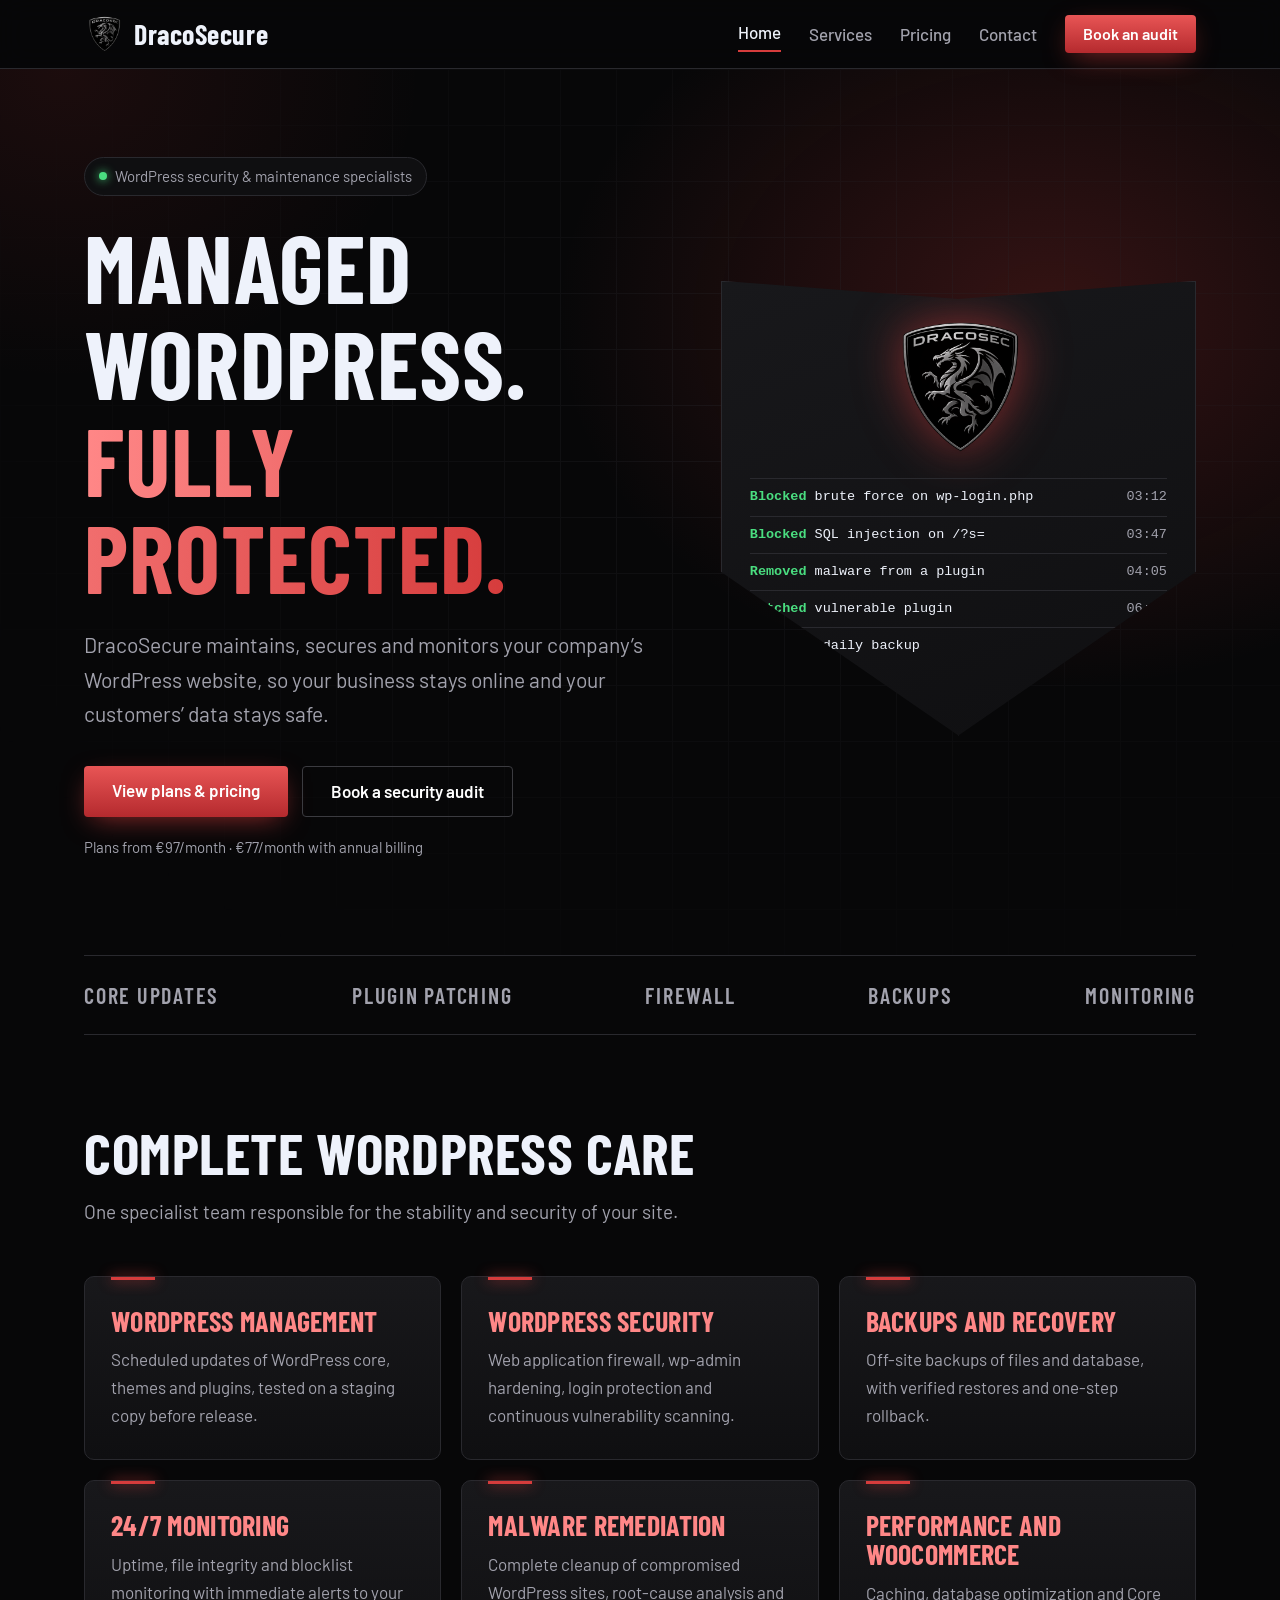
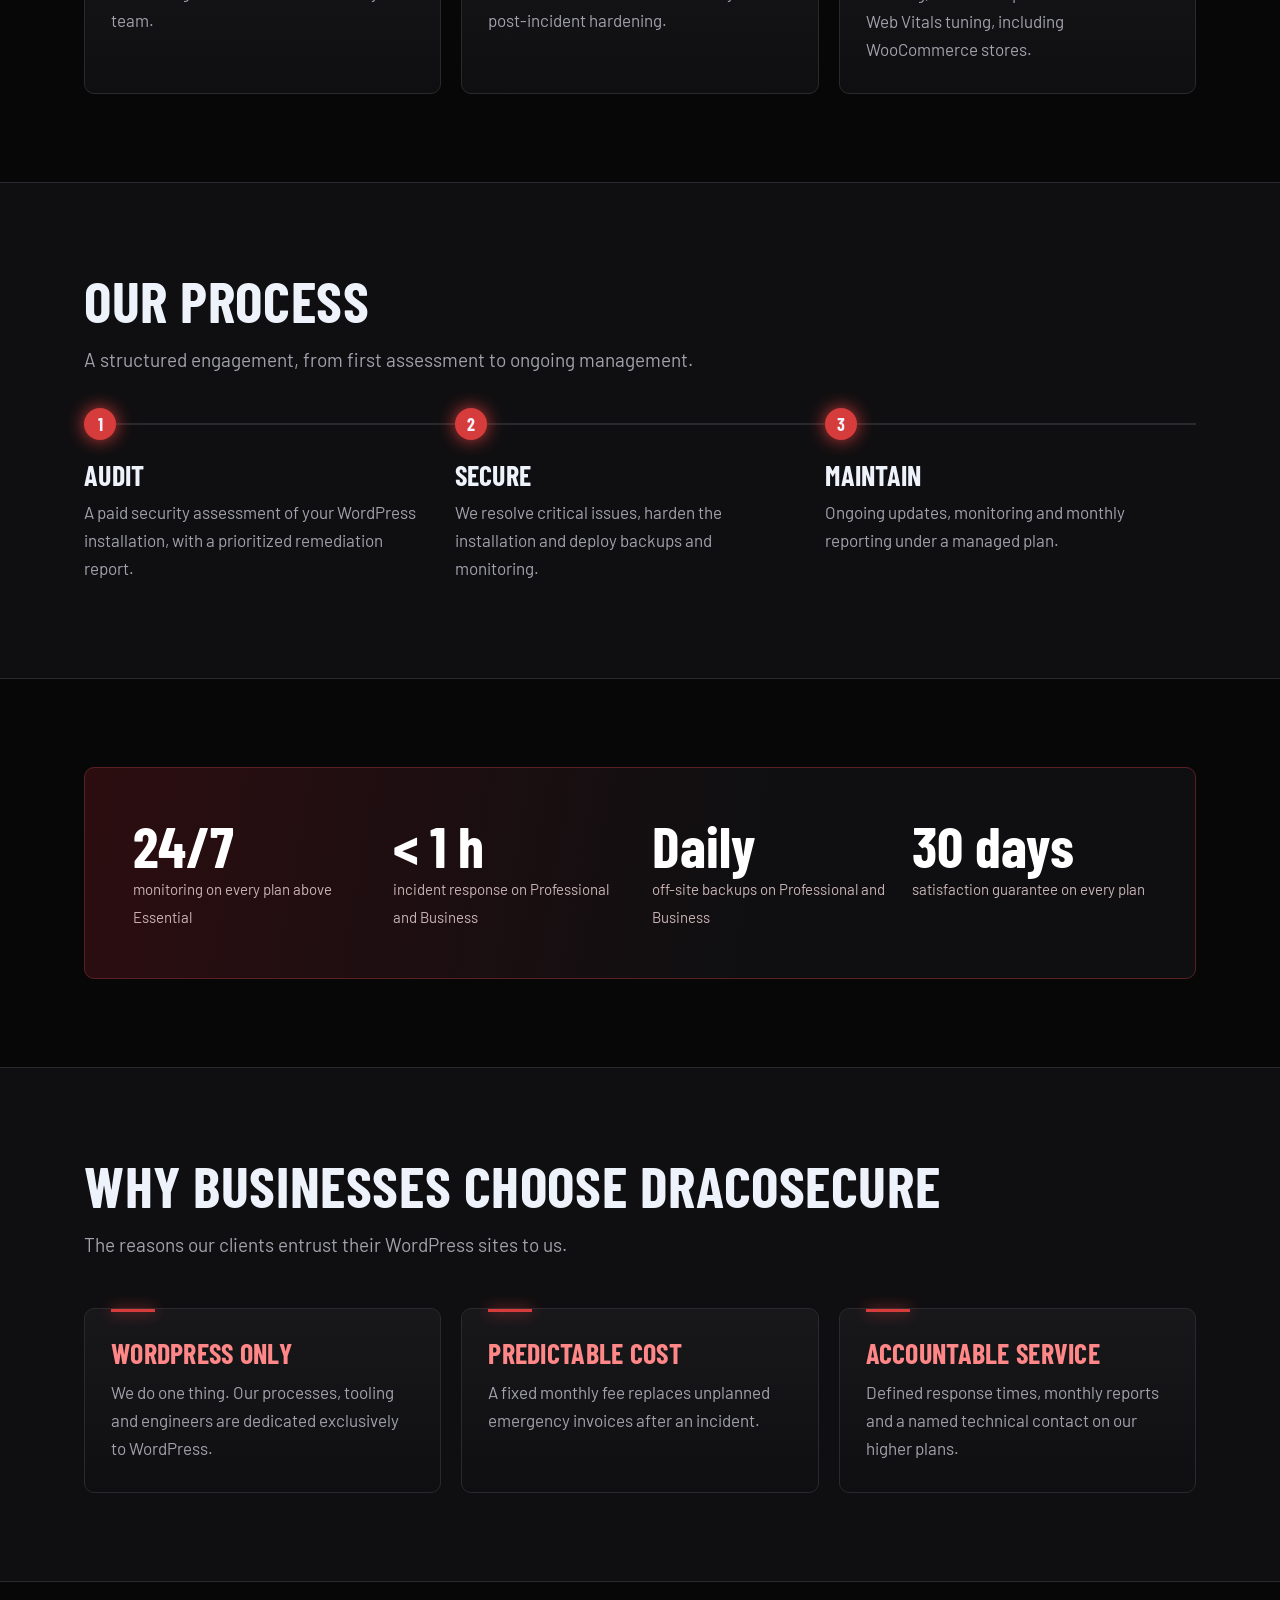
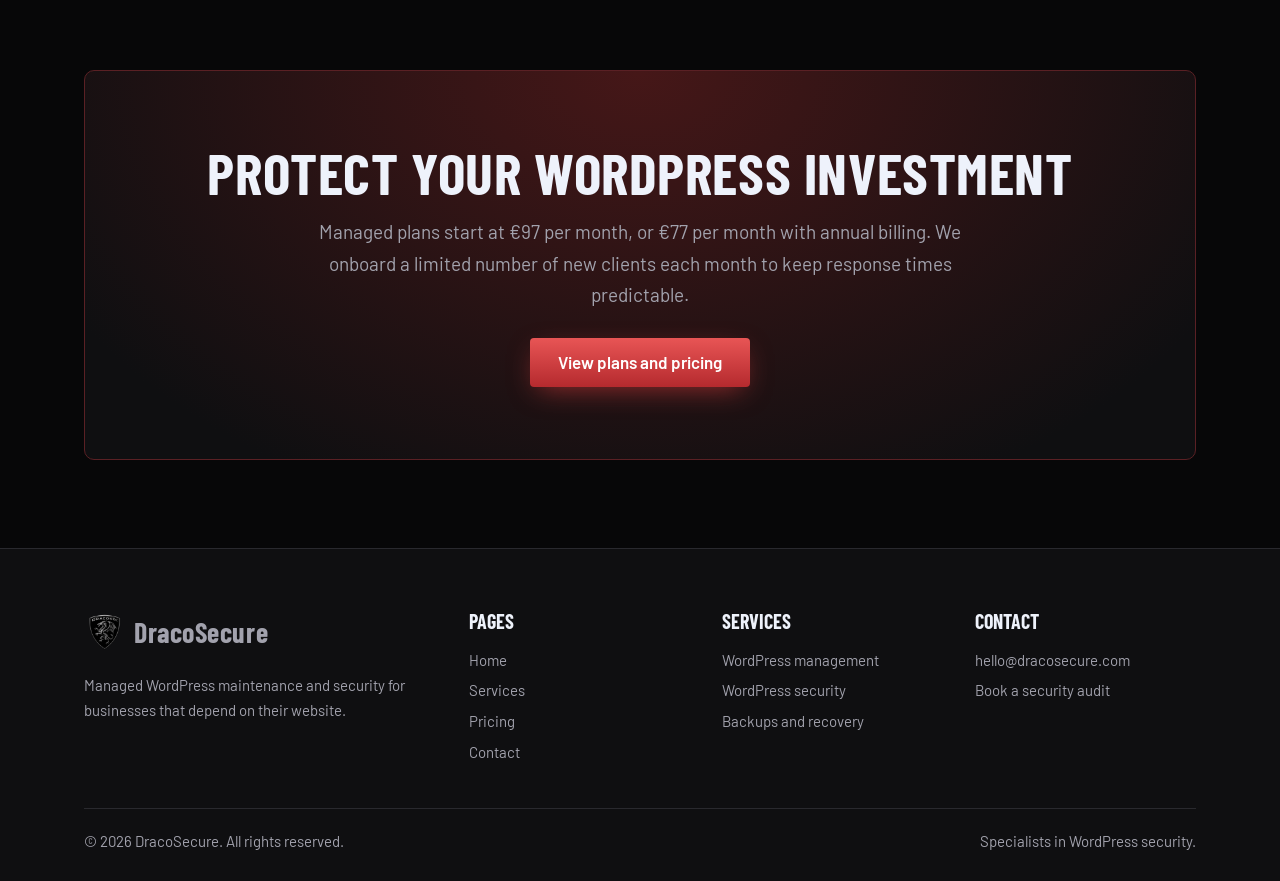
<file: index.html>
<!DOCTYPE html>
<html lang="en">
<head>
<meta charset="utf-8">
<meta name="viewport" content="width=device-width, initial-scale=1">
<title>Managed WordPress maintenance and security | DracoSecure</title>
<meta name="description" content="DracoSecure provides managed WordPress maintenance, security and 24/7 monitoring for businesses that depend on their website.">
<link rel="canonical" href="https://www.dracosecure.com/">
<meta name="robots" content="index, follow">
<meta name="theme-color" content="#070708">
<meta property="og:type" content="website">
<meta property="og:site_name" content="DracoSecure">
<meta property="og:title" content="Managed WordPress maintenance and security | DracoSecure">
<meta property="og:description" content="DracoSecure provides managed WordPress maintenance, security and 24/7 monitoring for businesses that depend on their website.">
<meta property="og:url" content="https://www.dracosecure.com/">
<meta property="og:image" content="https://www.dracosecure.com/assets/logo.png">
<meta property="og:locale" content="en_US">
<meta name="twitter:card" content="summary_large_image">
<meta name="twitter:title" content="Managed WordPress maintenance and security | DracoSecure">
<meta name="twitter:description" content="DracoSecure provides managed WordPress maintenance, security and 24/7 monitoring for businesses that depend on their website.">
<meta name="twitter:image" content="https://www.dracosecure.com/assets/logo.png">
<link rel="icon" href="assets/favicon.png">
<link rel="preconnect" href="https://fonts.googleapis.com">
<link rel="preconnect" href="https://fonts.gstatic.com" crossorigin>
<link href="https://fonts.googleapis.com/css2?family=Barlow+Condensed:wght@600;700&amp;family=Barlow:wght@400;500;600&amp;display=swap" rel="stylesheet">
<link rel="stylesheet" href="styles.css">
<script type="application/ld+json">
{
  "@context": "https://schema.org",
  "@type": "WebPage",
  "name": "Managed WordPress maintenance and security | DracoSecure",
  "description": "DracoSecure provides managed WordPress maintenance, security and 24/7 monitoring for businesses that depend on their website.",
  "url": "https://www.dracosecure.com/",
  "inLanguage": "en",
  "publisher": {
    "@type": "Organization",
    "name": "DracoSecure",
    "url": "https://www.dracosecure.com/",
    "email": "hello@dracosecure.com",
    "logo": "https://www.dracosecure.com/assets/logo.png"
  }
}
</script>
</head>
<body>
<a class="skip" href="#main">Skip to content</a>
<header>
<div class="w nav">
<a class="brand" href="index.html"><img src="assets/logo.png" alt="">DracoSecure</a>
<button class="tg" id="nav-toggle" type="button" aria-expanded="false" aria-controls="site-nav">Menu</button>
<nav id="site-nav"><a href="index.html" aria-current="page">Home</a><a href="services.html">Services</a><a href="pricing.html">Pricing</a><a href="contact.html">Contact</a><a class="btn sm" href="contact.html">Book an audit</a></nav>
</div>
</header>
<main id="main">

<div class="hero"><div class="w hg"><div>
<span class="pill">WordPress security &amp; maintenance specialists</span>
<h1>Managed WordPress. <em>Fully protected.</em></h1>
<p class="sub">DracoSecure maintains, secures and monitors your company’s WordPress website, so your business stays online and your customers’ data stays safe.</p>
<div class="cta"><a class="btn" href="pricing.html">View plans &amp; pricing</a><a class="btn o" href="contact.html">Book a security audit</a></div>
<p class="note">Plans from €97/month · €77/month with annual billing</p>
</div>
<div class="shield" aria-label="Example of blocked activity"><img src="assets/logo.png" alt="DracoSecure shield"><ul class="feed">
<li><span><b>Blocked</b> brute force on wp-login.php</span><i>03:12</i></li>
<li><span><b>Blocked</b> SQL injection on /?s=</span><i>03:47</i></li>
<li><span><b>Removed</b> malware from a plugin</span><i>04:05</i></li>
<li><span><b>Patched</b> vulnerable plugin</span><i>06:30</i></li>
<li><span><b>Verified</b> daily backup</span><i>07:00</i></li>
</ul></div></div></div>
<div class="w"><div class="strip"><span>Core updates</span><span>Plugin patching</span><span>Firewall</span><span>Backups</span><span>Monitoring</span></div></div>
<section><div class="w">
<h2>Complete WordPress care</h2>
<p class="lead">One specialist team responsible for the stability and security of your site.</p>
<div class="g3"><div class="card"><h3>WordPress management</h3><p>Scheduled updates of WordPress core, themes and plugins, tested on a staging copy before release.</p></div><div class="card"><h3>WordPress security</h3><p>Web application firewall, wp-admin hardening, login protection and continuous vulnerability scanning.</p></div><div class="card"><h3>Backups and recovery</h3><p>Off-site backups of files and database, with verified restores and one-step rollback.</p></div><div class="card"><h3>24/7 monitoring</h3><p>Uptime, file integrity and blocklist monitoring with immediate alerts to your team.</p></div><div class="card"><h3>Malware remediation</h3><p>Complete cleanup of compromised WordPress sites, root-cause analysis and post-incident hardening.</p></div><div class="card"><h3>Performance and WooCommerce</h3><p>Caching, database optimization and Core Web Vitals tuning, including WooCommerce stores.</p></div></div>
</div></section>
<section class="alt"><div class="w">
<h2>Our process</h2>
<p class="lead">A structured engagement, from first assessment to ongoing management.</p>
<div class="steps">
<div class="step"><h3>Audit</h3><p>A paid security assessment of your WordPress installation, with a prioritized remediation report.</p></div>
<div class="step"><h3>Secure</h3><p>We resolve critical issues, harden the installation and deploy backups and monitoring.</p></div>
<div class="step"><h3>Maintain</h3><p>Ongoing updates, monitoring and monthly reporting under a managed plan.</p></div>
</div></div></section>
<section><div class="w"><div class="band">
<div><strong>24/7</strong><span>monitoring on every plan above Essential</span></div>
<div><strong>&lt; 1 h</strong><span>incident response on Professional and Business</span></div>
<div><strong>Daily</strong><span>off-site backups on Professional and Business</span></div>
<div><strong>30 days</strong><span>satisfaction guarantee on every plan</span></div>
</div></div></section>
<section class="alt"><div class="w">
<h2>Why businesses choose DracoSecure</h2>
<p class="lead">The reasons our clients entrust their WordPress sites to us.</p>
<div class="g3">
<div class="card"><h3>WordPress only</h3><p>We do one thing. Our processes, tooling and engineers are dedicated exclusively to WordPress.</p></div>
<div class="card"><h3>Predictable cost</h3><p>A fixed monthly fee replaces unplanned emergency invoices after an incident.</p></div>
<div class="card"><h3>Accountable service</h3><p>Defined response times, monthly reports and a named technical contact on our higher plans.</p></div>
</div></div></section><section><div class="w"><div class="cb">
<h2>Protect your WordPress investment</h2>
<p>Managed plans start at €97 per month, or €77 per month with annual billing. We onboard a limited number of new clients each month to keep response times predictable.</p>
<a class="btn" href="pricing.html">View plans and pricing</a>
</div></div></section>
</main>
<footer>
<div class="w">
<div class="fg">
<div><a class="brand" href="index.html"><img src="assets/logo.png" alt="">DracoSecure</a><p>Managed WordPress maintenance and security for businesses that depend on their website.</p></div>
<div><h4>Pages</h4><a href="index.html">Home</a><a href="services.html">Services</a><a href="pricing.html">Pricing</a><a href="contact.html">Contact</a></div>
<div><h4>Services</h4><a href="services.html">WordPress management</a><a href="services.html">WordPress security</a><a href="services.html">Backups and recovery</a></div>
<div><h4>Contact</h4><a href="mailto:hello@dracosecure.com">hello@dracosecure.com</a><a href="contact.html">Book a security audit</a></div>
</div>
<div class="copy"><span>© 2026 DracoSecure. All rights reserved.</span><span>Specialists in WordPress security.</span></div>
</div>
</footer>
<script src="script.js" defer></script>
</body>
</html>
</file>
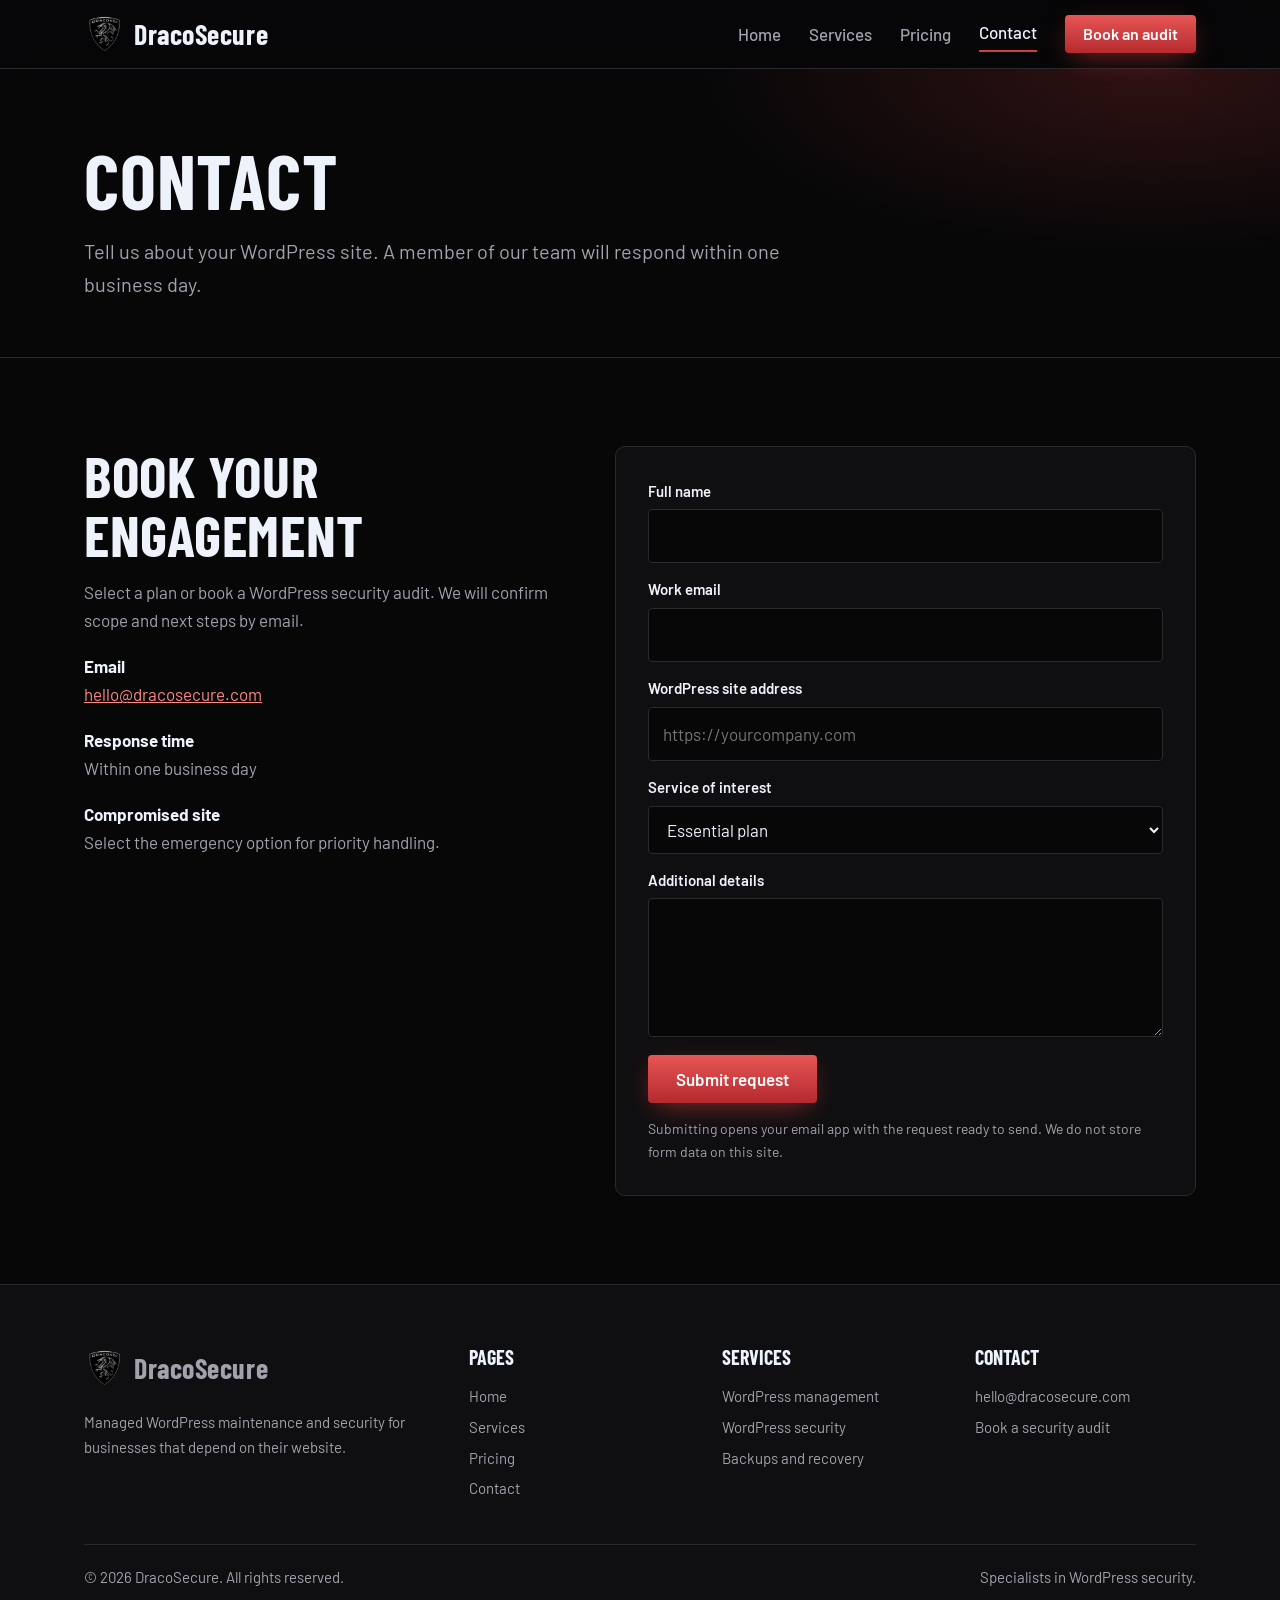
<file: contact.html>
<!DOCTYPE html>
<html lang="en">
<head>
<meta charset="utf-8">
<meta name="viewport" content="width=device-width, initial-scale=1">
<title>Contact and security audit booking | DracoSecure</title>
<meta name="description" content="Contact DracoSecure to book a WordPress security audit or a managed maintenance plan. We reply within one business day.">
<link rel="canonical" href="https://www.dracosecure.com/contact.html">
<meta name="robots" content="index, follow">
<meta name="theme-color" content="#070708">
<meta property="og:type" content="website">
<meta property="og:site_name" content="DracoSecure">
<meta property="og:title" content="Contact and security audit booking | DracoSecure">
<meta property="og:description" content="Contact DracoSecure to book a WordPress security audit or a managed maintenance plan. We reply within one business day.">
<meta property="og:url" content="https://www.dracosecure.com/contact.html">
<meta property="og:image" content="https://www.dracosecure.com/assets/logo.png">
<meta property="og:locale" content="en_US">
<meta name="twitter:card" content="summary_large_image">
<meta name="twitter:title" content="Contact and security audit booking | DracoSecure">
<meta name="twitter:description" content="Contact DracoSecure to book a WordPress security audit or a managed maintenance plan. We reply within one business day.">
<meta name="twitter:image" content="https://www.dracosecure.com/assets/logo.png">
<link rel="icon" href="assets/favicon.png">
<link rel="preconnect" href="https://fonts.googleapis.com">
<link rel="preconnect" href="https://fonts.gstatic.com" crossorigin>
<link href="https://fonts.googleapis.com/css2?family=Barlow+Condensed:wght@600;700&amp;family=Barlow:wght@400;500;600&amp;display=swap" rel="stylesheet">
<link rel="stylesheet" href="styles.css">
<script type="application/ld+json">
{
  "@context": "https://schema.org",
  "@type": "WebPage",
  "name": "Contact and security audit booking | DracoSecure",
  "description": "Contact DracoSecure to book a WordPress security audit or a managed maintenance plan. We reply within one business day.",
  "url": "https://www.dracosecure.com/contact.html",
  "inLanguage": "en",
  "publisher": {
    "@type": "Organization",
    "name": "DracoSecure",
    "url": "https://www.dracosecure.com/",
    "email": "hello@dracosecure.com",
    "logo": "https://www.dracosecure.com/assets/logo.png"
  }
}
</script>
</head>
<body>
<a class="skip" href="#main">Skip to content</a>
<header>
<div class="w nav">
<a class="brand" href="index.html"><img src="assets/logo.png" alt="">DracoSecure</a>
<button class="tg" id="nav-toggle" type="button" aria-expanded="false" aria-controls="site-nav">Menu</button>
<nav id="site-nav"><a href="index.html">Home</a><a href="services.html">Services</a><a href="pricing.html">Pricing</a><a href="contact.html" aria-current="page">Contact</a><a class="btn sm" href="contact.html">Book an audit</a></nav>
</div>
</header>
<main id="main">
<div class="page-hero"><div class="w">
<h1>Contact</h1>
<p>Tell us about your WordPress site. A member of our team will respond within one business day.</p>
</div></div>
<section><div class="w ct">
<div class="info">
<h2>Book your engagement</h2>
<p>Select a plan or book a WordPress security audit. We will confirm scope and next steps by email.</p>
<p><b>Email</b><a href="mailto:hello@dracosecure.com">hello@dracosecure.com</a></p>
<p><b>Response time</b>Within one business day</p>
<p><b>Compromised site</b>Select the emergency option for priority handling.</p>
</div>
<form id="f" data-email="hello@dracosecure.com">
<label for="n">Full name</label><input id="n" name="n" required autocomplete="name">
<label for="e">Work email</label><input id="e" type="email" name="e" required autocomplete="email">
<label for="u">WordPress site address</label><input id="u" name="u" placeholder="https://yourcompany.com" required>
<label for="s">Service of interest</label><select id="s" name="s"><option>Essential plan</option><option>Professional plan</option><option>Business plan</option><option>WordPress Security Audit</option><option>Emergency malware remediation</option></select>
<label for="m">Additional details</label><textarea id="m" name="m" rows="4"></textarea>
<button class="btn" type="submit">Submit request</button>
<p class="form-note">Submitting opens your email app with the request ready to send. We do not store form data on this site.</p>
<p id="ok" class="status" role="status" hidden>Your email app will open with the request ready to send.</p>
</form>
</div></section>
</main>
<footer>
<div class="w">
<div class="fg">
<div><a class="brand" href="index.html"><img src="assets/logo.png" alt="">DracoSecure</a><p>Managed WordPress maintenance and security for businesses that depend on their website.</p></div>
<div><h4>Pages</h4><a href="index.html">Home</a><a href="services.html">Services</a><a href="pricing.html">Pricing</a><a href="contact.html">Contact</a></div>
<div><h4>Services</h4><a href="services.html">WordPress management</a><a href="services.html">WordPress security</a><a href="services.html">Backups and recovery</a></div>
<div><h4>Contact</h4><a href="mailto:hello@dracosecure.com">hello@dracosecure.com</a><a href="contact.html">Book a security audit</a></div>
</div>
<div class="copy"><span>© 2026 DracoSecure. All rights reserved.</span><span>Specialists in WordPress security.</span></div>
</div>
</footer>
<script src="script.js" defer></script>
</body>
</html>
</file>
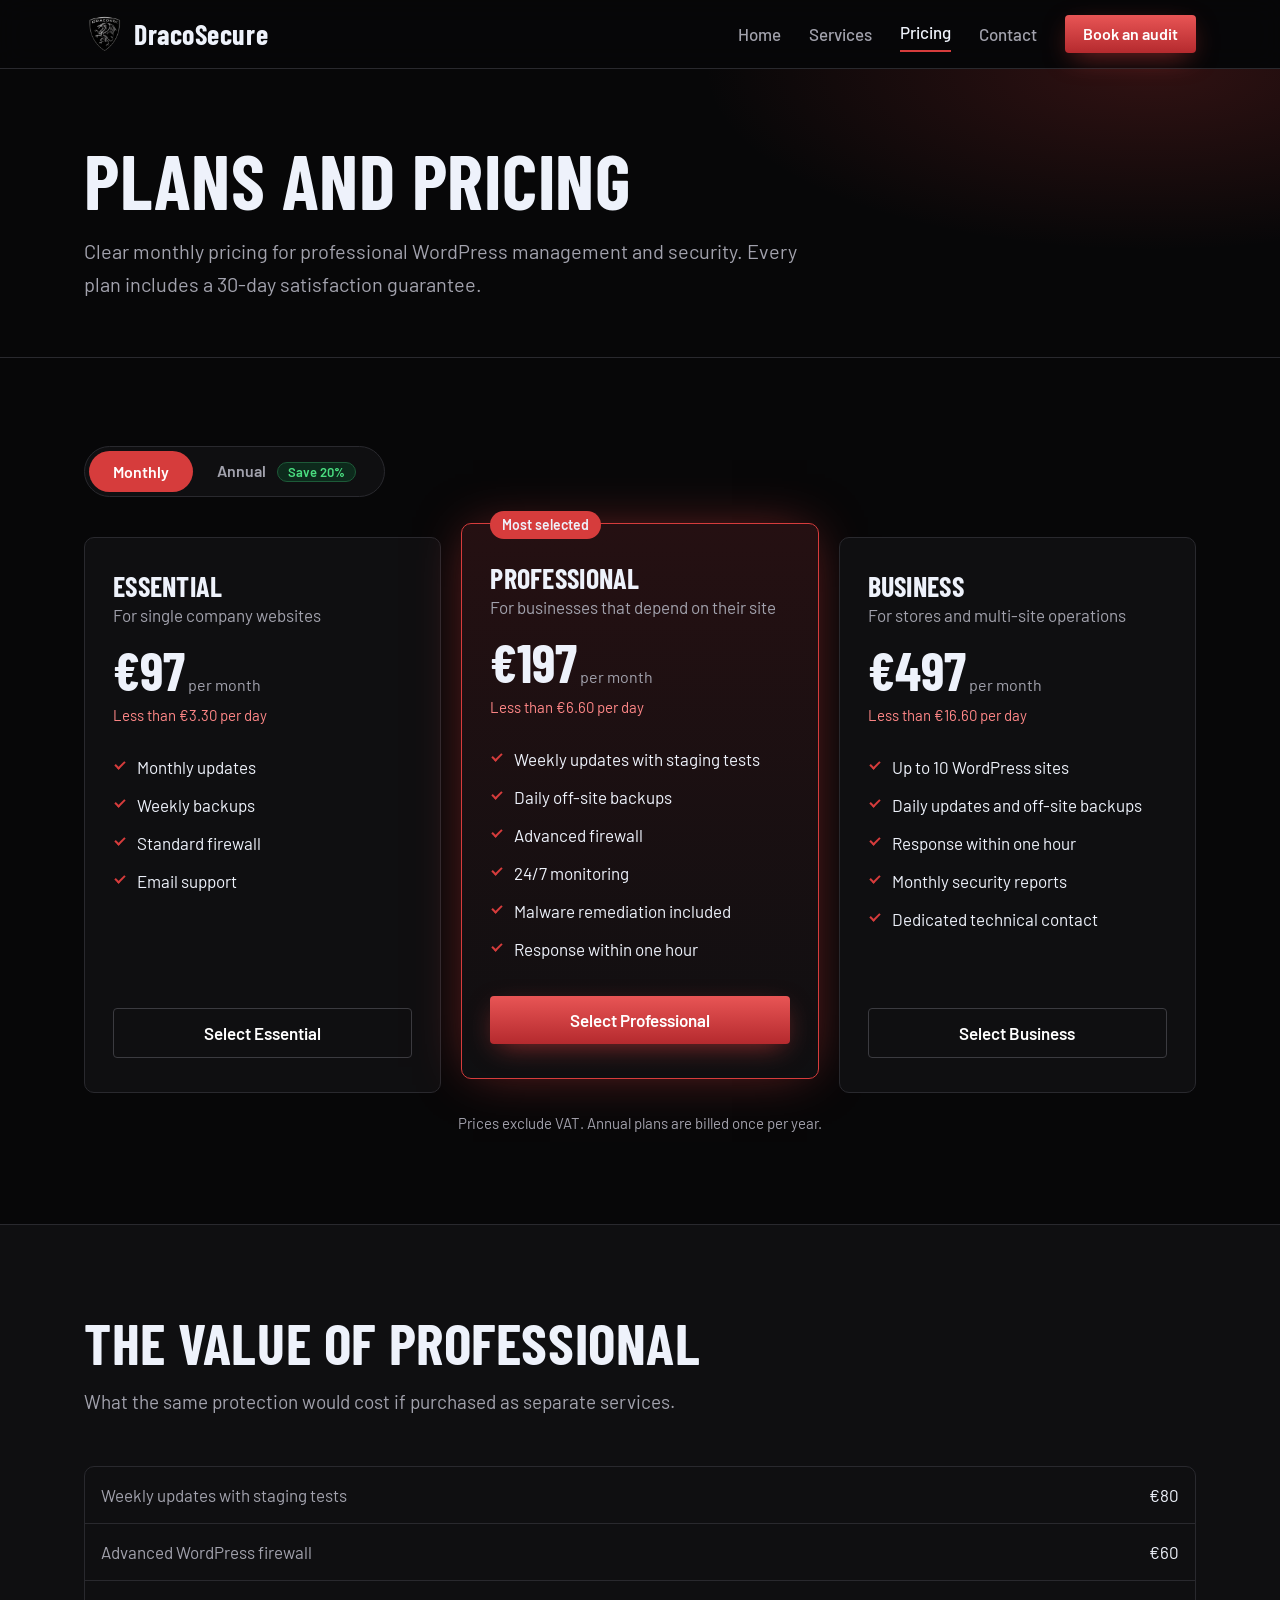
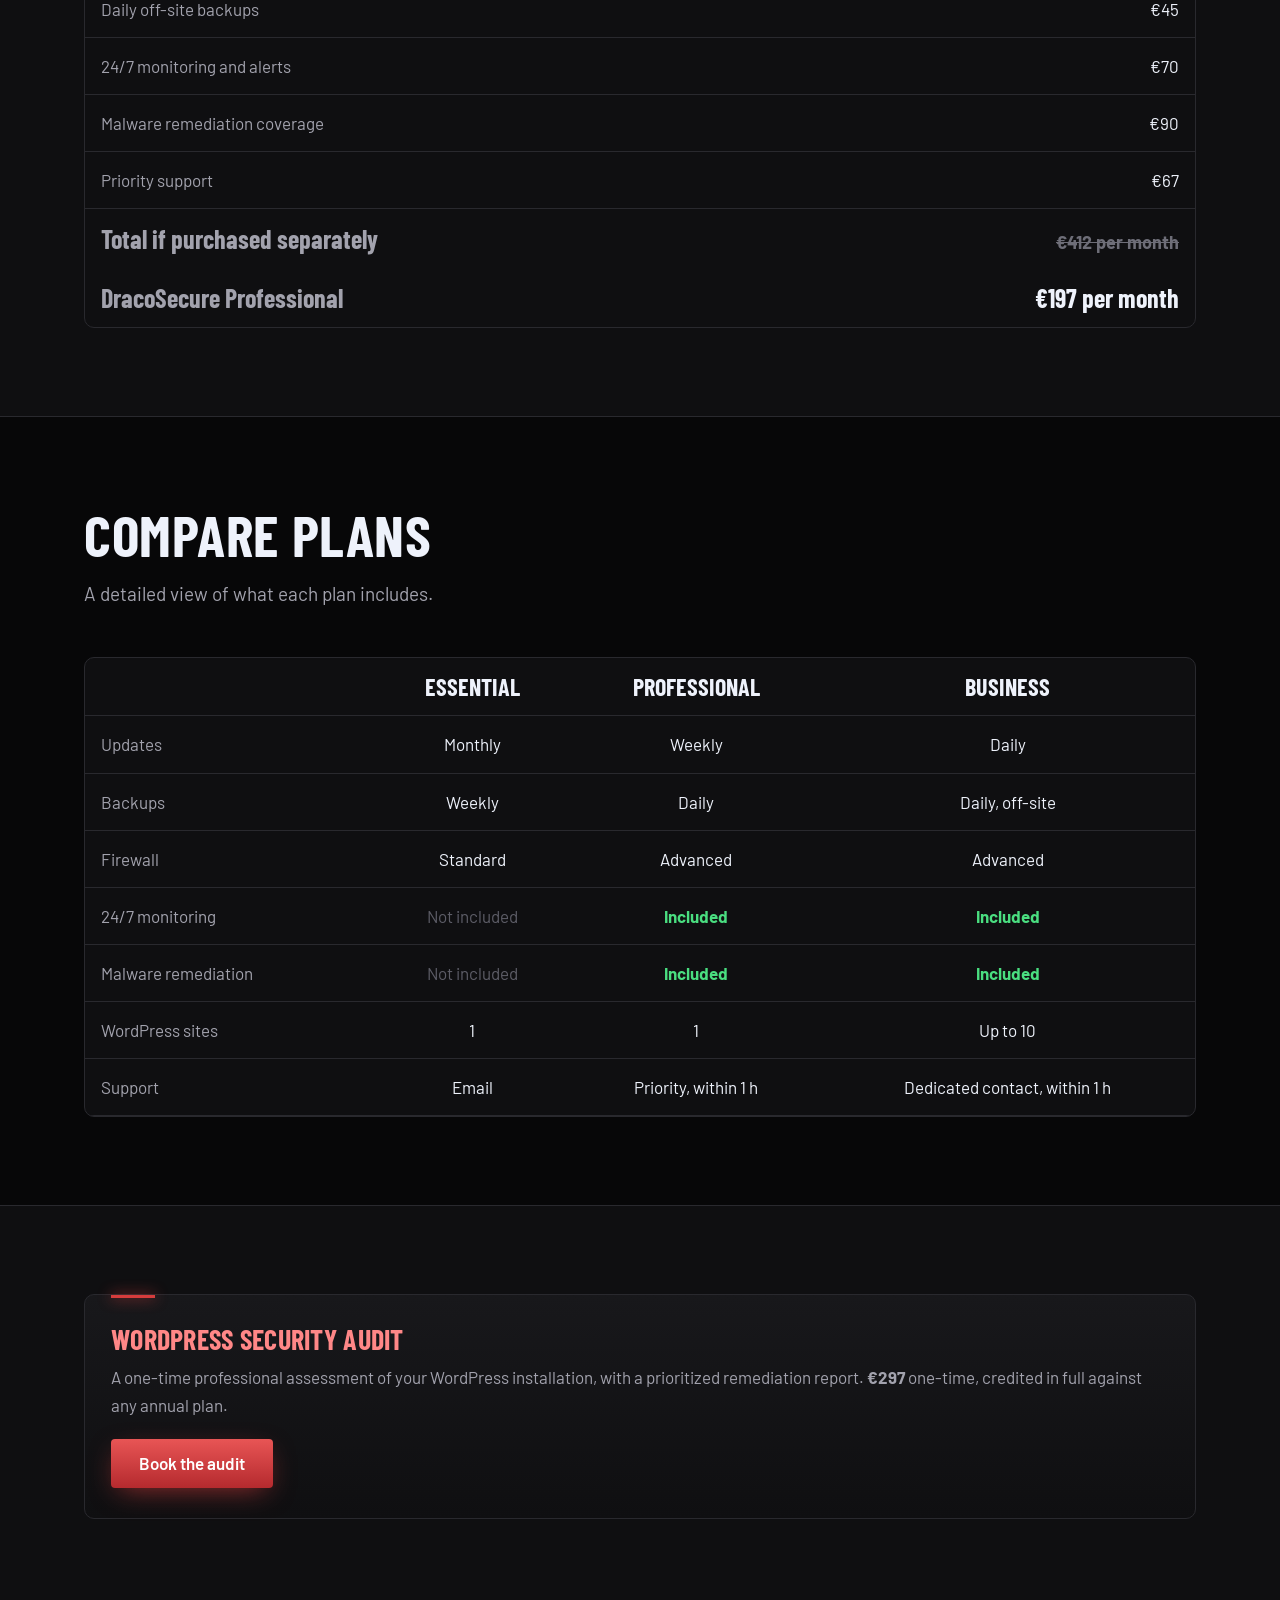
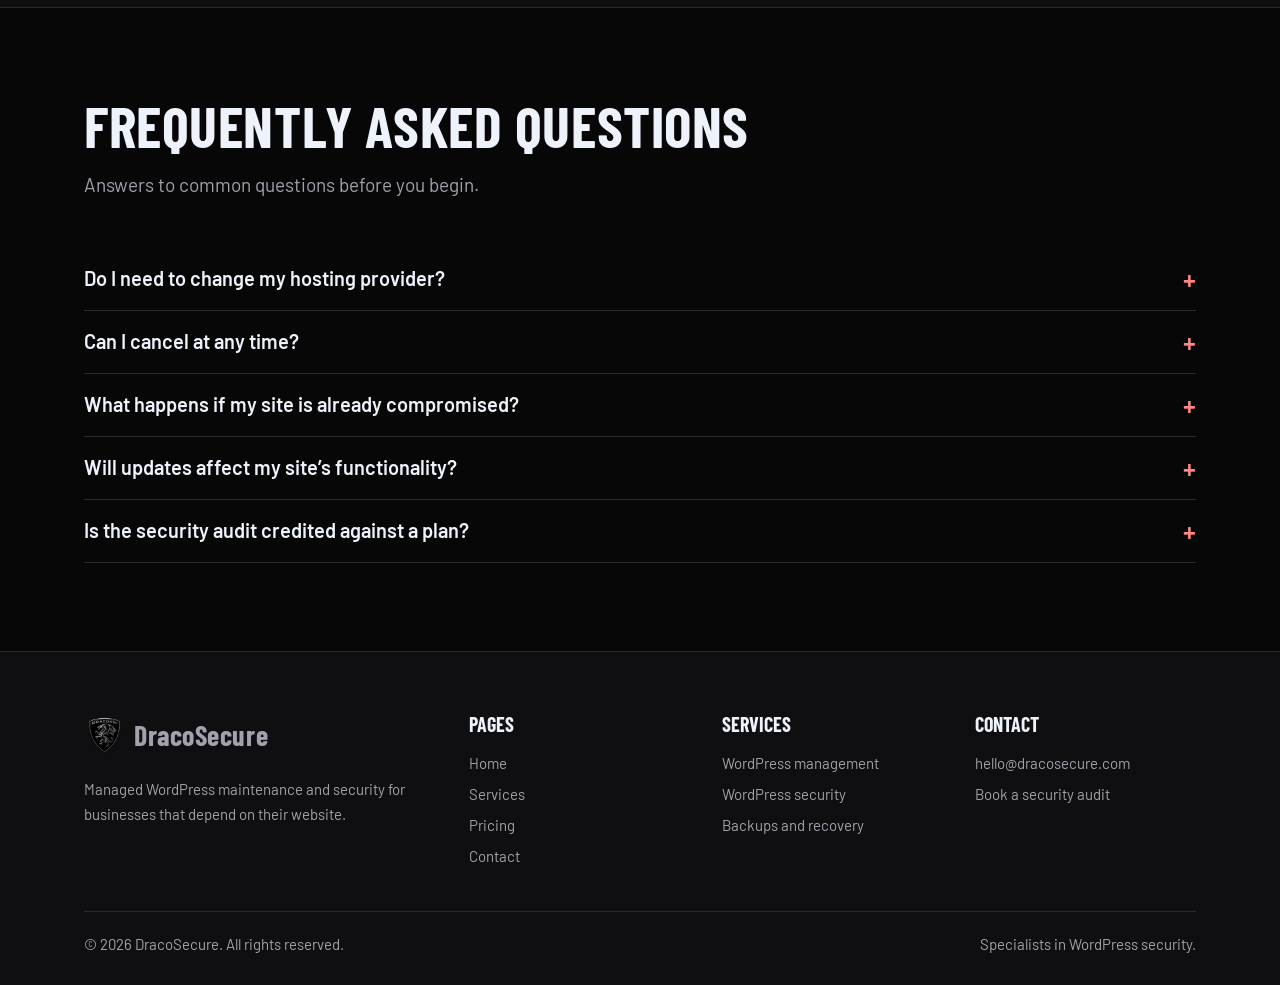
<file: pricing.html>
<!DOCTYPE html>
<html lang="en">
<head>
<meta charset="utf-8">
<meta name="viewport" content="width=device-width, initial-scale=1">
<title>Plans and pricing | DracoSecure</title>
<meta name="description" content="Transparent monthly pricing for managed WordPress maintenance and security. Plans from €97/month, or €77/month billed annually.">
<link rel="canonical" href="https://www.dracosecure.com/pricing.html">
<meta name="robots" content="index, follow">
<meta name="theme-color" content="#070708">
<meta property="og:type" content="website">
<meta property="og:site_name" content="DracoSecure">
<meta property="og:title" content="Plans and pricing | DracoSecure">
<meta property="og:description" content="Transparent monthly pricing for managed WordPress maintenance and security. Plans from €97/month, or €77/month billed annually.">
<meta property="og:url" content="https://www.dracosecure.com/pricing.html">
<meta property="og:image" content="https://www.dracosecure.com/assets/logo.png">
<meta property="og:locale" content="en_US">
<meta name="twitter:card" content="summary_large_image">
<meta name="twitter:title" content="Plans and pricing | DracoSecure">
<meta name="twitter:description" content="Transparent monthly pricing for managed WordPress maintenance and security. Plans from €97/month, or €77/month billed annually.">
<meta name="twitter:image" content="https://www.dracosecure.com/assets/logo.png">
<link rel="icon" href="assets/favicon.png">
<link rel="preconnect" href="https://fonts.googleapis.com">
<link rel="preconnect" href="https://fonts.gstatic.com" crossorigin>
<link href="https://fonts.googleapis.com/css2?family=Barlow+Condensed:wght@600;700&amp;family=Barlow:wght@400;500;600&amp;display=swap" rel="stylesheet">
<link rel="stylesheet" href="styles.css">
<script type="application/ld+json">
{
  "@context": "https://schema.org",
  "@type": "WebPage",
  "name": "Plans and pricing | DracoSecure",
  "description": "Transparent monthly pricing for managed WordPress maintenance and security. Plans from €97/month, or €77/month billed annually.",
  "url": "https://www.dracosecure.com/pricing.html",
  "inLanguage": "en",
  "publisher": {
    "@type": "Organization",
    "name": "DracoSecure",
    "url": "https://www.dracosecure.com/",
    "email": "hello@dracosecure.com",
    "logo": "https://www.dracosecure.com/assets/logo.png"
  }
}
</script>
</head>
<body>
<a class="skip" href="#main">Skip to content</a>
<header>
<div class="w nav">
<a class="brand" href="index.html"><img src="assets/logo.png" alt="">DracoSecure</a>
<button class="tg" id="nav-toggle" type="button" aria-expanded="false" aria-controls="site-nav">Menu</button>
<nav id="site-nav"><a href="index.html">Home</a><a href="services.html">Services</a><a href="pricing.html" aria-current="page">Pricing</a><a href="contact.html">Contact</a><a class="btn sm" href="contact.html">Book an audit</a></nav>
</div>
</header>
<main id="main">
<div class="page-hero"><div class="w">
<h1>Plans and pricing</h1>
<p>Clear monthly pricing for professional WordPress management and security. Every plan includes a 30-day satisfaction guarantee.</p>
</div></div>
<section><div class="w">
<div class="tgl" role="group" aria-label="Billing period"><button class="on" type="button" data-m="m" aria-pressed="true">Monthly</button><button type="button" data-m="a" aria-pressed="false">Annual <span class="save">Save 20%</span></button></div>
<div class="g3"><div class="plan">
<h3>Essential</h3>
<p class="subtle">For single company websites</p>
<div class="price"><span data-m="x" data-mo="€97" data-a="€77">€97</span><small> per month</small></div>
<p class="pd"><span data-m="x" data-mo="Less than €3.30 per day" data-a="Less than €2.60 per day, billed annually">Less than €3.30 per day</span></p>
<ul><li>Monthly updates</li><li>Weekly backups</li><li>Standard firewall</li><li>Email support</li></ul>
<a class="btn o" href="contact.html">Select Essential</a>
</div><div class="plan hot">
<span class="tag">Most selected</span><h3>Professional</h3>
<p class="subtle">For businesses that depend on their site</p>
<div class="price"><span data-m="x" data-mo="€197" data-a="€157">€197</span><small> per month</small></div>
<p class="pd"><span data-m="x" data-mo="Less than €6.60 per day" data-a="Less than €5.30 per day, billed annually">Less than €6.60 per day</span></p>
<ul><li>Weekly updates with staging tests</li><li>Daily off-site backups</li><li>Advanced firewall</li><li>24/7 monitoring</li><li>Malware remediation included</li><li>Response within one hour</li></ul>
<a class="btn" href="contact.html">Select Professional</a>
</div><div class="plan">
<h3>Business</h3>
<p class="subtle">For stores and multi-site operations</p>
<div class="price"><span data-m="x" data-mo="€497" data-a="€397">€497</span><small> per month</small></div>
<p class="pd"><span data-m="x" data-mo="Less than €16.60 per day" data-a="Less than €13.30 per day, billed annually">Less than €16.60 per day</span></p>
<ul><li>Up to 10 WordPress sites</li><li>Daily updates and off-site backups</li><li>Response within one hour</li><li>Monthly security reports</li><li>Dedicated technical contact</li></ul>
<a class="btn o" href="contact.html">Select Business</a>
</div></div>
<p class="note center">Prices exclude VAT. Annual plans are billed once per year.</p>
</div></section>
<section class="alt"><div class="w">
<h2>The value of Professional</h2>
<p class="lead">What the same protection would cost if purchased as separate services.</p>
<div class="scroll"><table class="vs"><tr><td>Weekly updates with staging tests</td><td>€80</td></tr><tr><td>Advanced WordPress firewall</td><td>€60</td></tr><tr><td>Daily off-site backups</td><td>€45</td></tr><tr><td>24/7 monitoring and alerts</td><td>€70</td></tr><tr><td>Malware remediation coverage</td><td>€90</td></tr><tr><td>Priority support</td><td>€67</td></tr>
<tr class="tot"><td>Total if purchased separately</td><td><span class="was">€412 per month</span></td></tr>
<tr class="tot"><td>DracoSecure Professional</td><td>€197 per month</td></tr>
</table></div>
</div></section>
<section><div class="w">
<h2>Compare plans</h2>
<p class="lead">A detailed view of what each plan includes.</p>
<div class="scroll"><table><tr><th></th><th>Essential</th><th>Professional</th><th>Business</th></tr><tr><td>Updates</td><td>Monthly</td><td>Weekly</td><td>Daily</td></tr><tr><td>Backups</td><td>Weekly</td><td>Daily</td><td>Daily, off-site</td></tr><tr><td>Firewall</td><td>Standard</td><td>Advanced</td><td>Advanced</td></tr><tr><td>24/7 monitoring</td><td class="n">Not included</td><td class="y">Included</td><td class="y">Included</td></tr><tr><td>Malware remediation</td><td class="n">Not included</td><td class="y">Included</td><td class="y">Included</td></tr><tr><td>WordPress sites</td><td>1</td><td>1</td><td>Up to 10</td></tr><tr><td>Support</td><td>Email</td><td>Priority, within 1 h</td><td>Dedicated contact, within 1 h</td></tr></table></div>
</div></section>
<section class="alt"><div class="w"><div class="card">
<h3>WordPress Security Audit</h3>
<p>A one-time professional assessment of your WordPress installation, with a prioritized remediation report. <b class="k">€297</b> one-time, credited in full against any annual plan.</p>
<p style="margin-top:20px"><a class="btn" href="contact.html">Book the audit</a></p>
</div></div></section>
<section><div class="w">
<h2>Frequently asked questions</h2>
<p class="lead">Answers to common questions before you begin.</p>
<details><summary>Do I need to change my hosting provider?</summary><p>No. We work with your current host and recommend a migration only when it is technically justified.</p></details><details><summary>Can I cancel at any time?</summary><p>Monthly plans can be cancelled with 30 days’ notice. Annual plans are covered by our 30-day satisfaction guarantee.</p></details><details><summary>What happens if my site is already compromised?</summary><p>We begin with a malware remediation engagement, then transition your site to the plan that fits your needs.</p></details><details><summary>Will updates affect my site’s functionality?</summary><p>Every update is tested on a staging copy first, and a rollback point is always available.</p></details><details><summary>Is the security audit credited against a plan?</summary><p>Yes. The audit fee is deducted from your first annual plan invoice.</p></details>
</div></section>
</main>
<footer>
<div class="w">
<div class="fg">
<div><a class="brand" href="index.html"><img src="assets/logo.png" alt="">DracoSecure</a><p>Managed WordPress maintenance and security for businesses that depend on their website.</p></div>
<div><h4>Pages</h4><a href="index.html">Home</a><a href="services.html">Services</a><a href="pricing.html">Pricing</a><a href="contact.html">Contact</a></div>
<div><h4>Services</h4><a href="services.html">WordPress management</a><a href="services.html">WordPress security</a><a href="services.html">Backups and recovery</a></div>
<div><h4>Contact</h4><a href="mailto:hello@dracosecure.com">hello@dracosecure.com</a><a href="contact.html">Book a security audit</a></div>
</div>
<div class="copy"><span>© 2026 DracoSecure. All rights reserved.</span><span>Specialists in WordPress security.</span></div>
</div>
</footer>
<script src="script.js" defer></script>
</body>
</html>
</file>
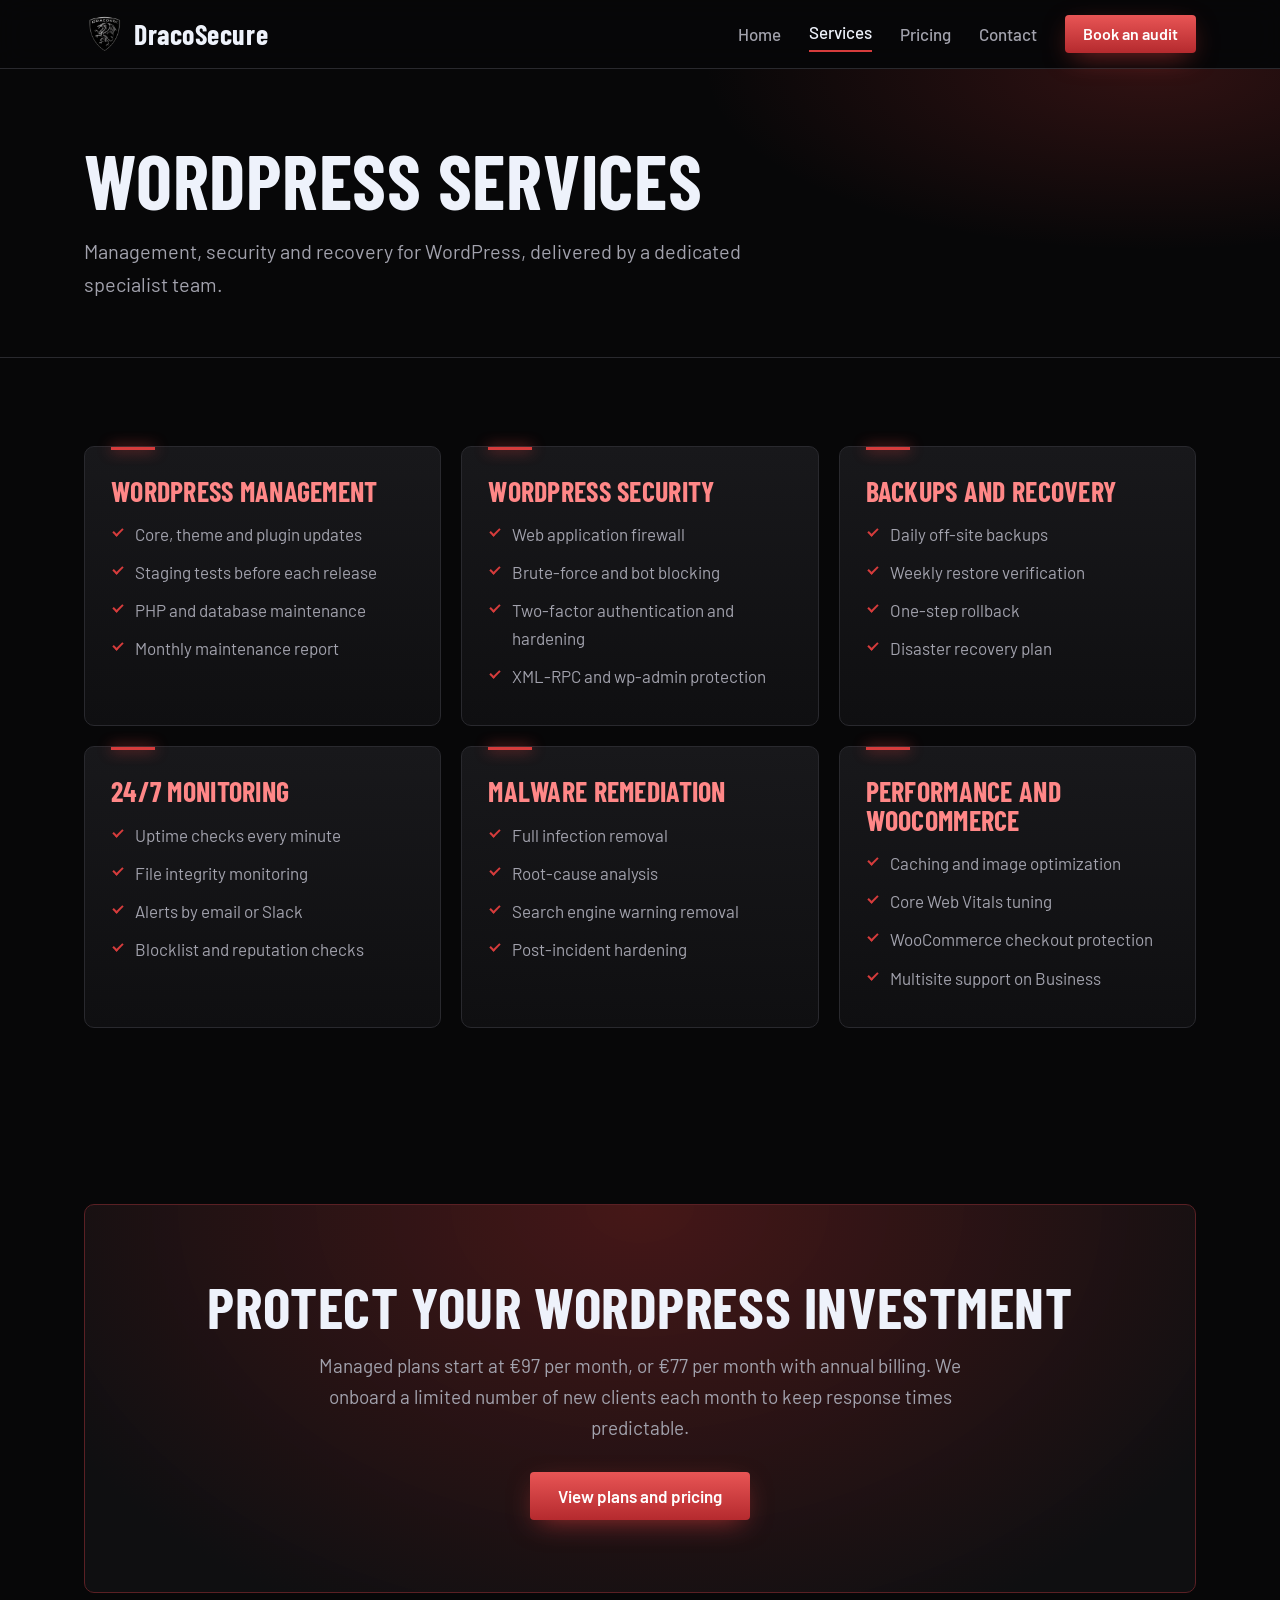
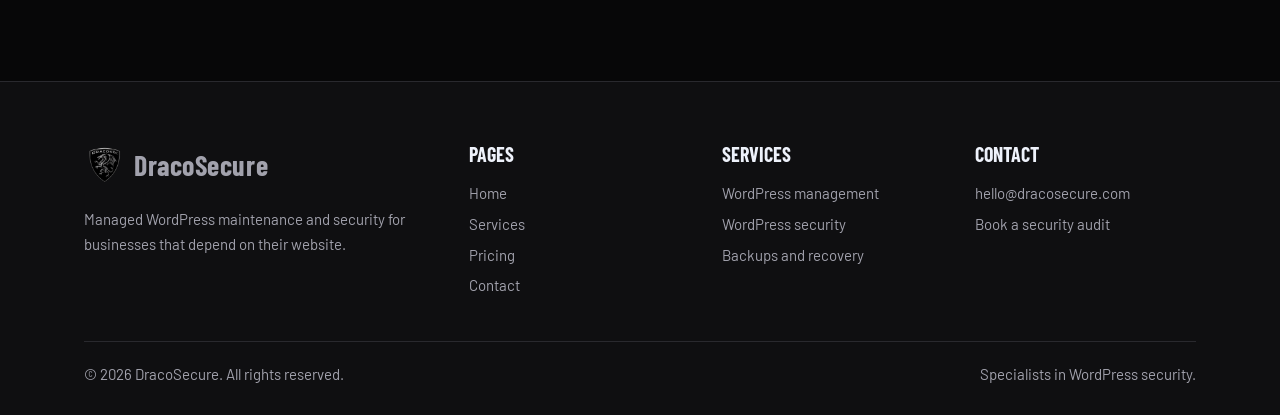
<file: services.html>
<!DOCTYPE html>
<html lang="en">
<head>
<meta charset="utf-8">
<meta name="viewport" content="width=device-width, initial-scale=1">
<title>WordPress maintenance and security services | DracoSecure</title>
<meta name="description" content="Explore DracoSecure WordPress services: updates, firewall, backups, malware remediation, monitoring and WooCommerce performance.">
<link rel="canonical" href="https://www.dracosecure.com/services.html">
<meta name="robots" content="index, follow">
<meta name="theme-color" content="#070708">
<meta property="og:type" content="website">
<meta property="og:site_name" content="DracoSecure">
<meta property="og:title" content="WordPress maintenance and security services | DracoSecure">
<meta property="og:description" content="Explore DracoSecure WordPress services: updates, firewall, backups, malware remediation, monitoring and WooCommerce performance.">
<meta property="og:url" content="https://www.dracosecure.com/services.html">
<meta property="og:image" content="https://www.dracosecure.com/assets/logo.png">
<meta property="og:locale" content="en_US">
<meta name="twitter:card" content="summary_large_image">
<meta name="twitter:title" content="WordPress maintenance and security services | DracoSecure">
<meta name="twitter:description" content="Explore DracoSecure WordPress services: updates, firewall, backups, malware remediation, monitoring and WooCommerce performance.">
<meta name="twitter:image" content="https://www.dracosecure.com/assets/logo.png">
<link rel="icon" href="assets/favicon.png">
<link rel="preconnect" href="https://fonts.googleapis.com">
<link rel="preconnect" href="https://fonts.gstatic.com" crossorigin>
<link href="https://fonts.googleapis.com/css2?family=Barlow+Condensed:wght@600;700&amp;family=Barlow:wght@400;500;600&amp;display=swap" rel="stylesheet">
<link rel="stylesheet" href="styles.css">
<script type="application/ld+json">
{
  "@context": "https://schema.org",
  "@type": "WebPage",
  "name": "WordPress maintenance and security services | DracoSecure",
  "description": "Explore DracoSecure WordPress services: updates, firewall, backups, malware remediation, monitoring and WooCommerce performance.",
  "url": "https://www.dracosecure.com/services.html",
  "inLanguage": "en",
  "publisher": {
    "@type": "Organization",
    "name": "DracoSecure",
    "url": "https://www.dracosecure.com/",
    "email": "hello@dracosecure.com",
    "logo": "https://www.dracosecure.com/assets/logo.png"
  }
}
</script>
</head>
<body>
<a class="skip" href="#main">Skip to content</a>
<header>
<div class="w nav">
<a class="brand" href="index.html"><img src="assets/logo.png" alt="">DracoSecure</a>
<button class="tg" id="nav-toggle" type="button" aria-expanded="false" aria-controls="site-nav">Menu</button>
<nav id="site-nav"><a href="index.html">Home</a><a href="services.html" aria-current="page">Services</a><a href="pricing.html">Pricing</a><a href="contact.html">Contact</a><a class="btn sm" href="contact.html">Book an audit</a></nav>
</div>
</header>
<main id="main">
<div class="page-hero"><div class="w">
<h1>WordPress services</h1>
<p>Management, security and recovery for WordPress, delivered by a dedicated specialist team.</p>
</div></div>
<section><div class="w"><div class="g3"><div class="card"><h3>WordPress management</h3><ul><li>Core, theme and plugin updates</li><li>Staging tests before each release</li><li>PHP and database maintenance</li><li>Monthly maintenance report</li></ul></div><div class="card"><h3>WordPress security</h3><ul><li>Web application firewall</li><li>Brute-force and bot blocking</li><li>Two-factor authentication and hardening</li><li>XML-RPC and wp-admin protection</li></ul></div><div class="card"><h3>Backups and recovery</h3><ul><li>Daily off-site backups</li><li>Weekly restore verification</li><li>One-step rollback</li><li>Disaster recovery plan</li></ul></div><div class="card"><h3>24/7 monitoring</h3><ul><li>Uptime checks every minute</li><li>File integrity monitoring</li><li>Alerts by email or Slack</li><li>Blocklist and reputation checks</li></ul></div><div class="card"><h3>Malware remediation</h3><ul><li>Full infection removal</li><li>Root-cause analysis</li><li>Search engine warning removal</li><li>Post-incident hardening</li></ul></div><div class="card"><h3>Performance and WooCommerce</h3><ul><li>Caching and image optimization</li><li>Core Web Vitals tuning</li><li>WooCommerce checkout protection</li><li>Multisite support on Business</li></ul></div></div></div></section><section><div class="w"><div class="cb">
<h2>Protect your WordPress investment</h2>
<p>Managed plans start at €97 per month, or €77 per month with annual billing. We onboard a limited number of new clients each month to keep response times predictable.</p>
<a class="btn" href="pricing.html">View plans and pricing</a>
</div></div></section>
</main>
<footer>
<div class="w">
<div class="fg">
<div><a class="brand" href="index.html"><img src="assets/logo.png" alt="">DracoSecure</a><p>Managed WordPress maintenance and security for businesses that depend on their website.</p></div>
<div><h4>Pages</h4><a href="index.html">Home</a><a href="services.html">Services</a><a href="pricing.html">Pricing</a><a href="contact.html">Contact</a></div>
<div><h4>Services</h4><a href="services.html">WordPress management</a><a href="services.html">WordPress security</a><a href="services.html">Backups and recovery</a></div>
<div><h4>Contact</h4><a href="mailto:hello@dracosecure.com">hello@dracosecure.com</a><a href="contact.html">Book a security audit</a></div>
</div>
<div class="copy"><span>© 2026 DracoSecure. All rights reserved.</span><span>Specialists in WordPress security.</span></div>
</div>
</footer>
<script src="script.js" defer></script>
</body>
</html>
</file>
<file: styles.css>
/* DracoSecure — design system */

:root {
  --bg: #070708;
  --s: #0f0f11;
  --s2: #18181b;
  --tx: #eef2fb;
  --mu: #a2a2ad;
  --ln: #29292e;
  --ac: #d63c3c;
  --ac2: #ff8787;
  --ok: #4ade80;
  --radius: 10px;
  --max: 1160px;
  color-scheme: dark;
}

*, *::before, *::after { box-sizing: border-box; }

html { scroll-behavior: smooth; scroll-padding-top: 88px; }

body {
  margin: 0;
  background: var(--bg);
  color: var(--tx);
  font: 400 17px/1.65 Barlow, system-ui, -apple-system, sans-serif;
  -webkit-font-smoothing: antialiased;
}

img { display: block; max-width: 100%; }
a { color: inherit; }
button, input, select, textarea { font: inherit; }
::selection { background: var(--ac); color: #fff; }
:focus-visible { outline: 2px solid var(--ac2); outline-offset: 3px; }

.w { max-width: var(--max); margin: 0 auto; padding: 0 24px; }

.skip {
  position: absolute;
  left: -9999px;
  top: 0;
  z-index: 100;
  background: var(--ac);
  color: #fff;
  padding: 12px 18px;
  border-radius: 4px;
  font-weight: 600;
  text-decoration: none;
}
.skip:focus { left: 16px; top: 16px; }

/* Header */

header {
  position: sticky;
  top: 0;
  z-index: 20;
  background: rgba(7, 7, 8, .88);
  backdrop-filter: blur(14px);
  border-bottom: 1px solid var(--ln);
}

.nav { display: flex; align-items: center; justify-content: space-between; height: 68px; }

.brand {
  display: inline-flex;
  align-items: center;
  gap: 10px;
  text-decoration: none;
  font: 700 28px/1 "Barlow Condensed", "Arial Narrow", sans-serif;
  letter-spacing: .02em;
}
.brand img { width: 40px; height: 40px; transition: transform .25s; }
.brand:hover img { transform: rotate(-8deg); }

nav { display: flex; align-items: center; gap: 28px; }
nav a:not(.btn) { text-decoration: none; color: var(--mu); font-weight: 500; transition: color .2s; }
nav a:not(.btn):hover, nav a[aria-current] { color: var(--tx); }
nav a[aria-current] { box-shadow: 0 2px 0 var(--ac); padding-bottom: 4px; }

.tg {
  display: none;
  background: none;
  border: 1px solid var(--ln);
  color: var(--tx);
  border-radius: 4px;
  padding: 8px 14px;
  cursor: pointer;
}
.tg:hover { border-color: var(--ac); }

.btn {
  display: inline-block;
  background: linear-gradient(180deg, #e85555, #b52a2e);
  color: #fff;
  padding: 14px 28px;
  border-radius: 4px;
  border: 0;
  cursor: pointer;
  font: 600 17px/1.2 Barlow, sans-serif;
  text-align: center;
  text-decoration: none;
  box-shadow: 0 8px 28px -8px rgba(214, 60, 60, .7);
  transition: transform .15s, box-shadow .15s, border-color .2s;
}
.btn:hover { transform: translateY(-2px); box-shadow: 0 12px 32px -8px rgba(214, 60, 60, .9); }
.btn:active { transform: translateY(0); }
.btn.o { background: none; border: 1px solid #3b3b40; box-shadow: none; }
.btn.o:hover { border-color: var(--ac); box-shadow: none; }
.btn.sm { padding: 9px 18px; font-size: 16px; }

/* Hero */

.hero {
  position: relative;
  overflow: hidden;
  padding: 88px 0 96px;
  background:
    radial-gradient(55% 60% at 82% 28%, rgba(214, 60, 60, .22), transparent 70%),
    radial-gradient(40% 50% at 5% 0, rgba(214, 60, 60, .1), transparent 70%);
}
.hero::before {
  content: "";
  position: absolute;
  inset: 0;
  background-image:
    linear-gradient(var(--ln) 1px, transparent 1px),
    linear-gradient(90deg, var(--ln) 1px, transparent 1px);
  background-size: 56px 56px;
  opacity: .35;
  mask-image: radial-gradient(70% 70% at 60% 40%, #000, transparent);
  pointer-events: none;
}

.hg {
  position: relative;
  display: grid;
  grid-template-columns: minmax(0, 1.1fr) minmax(0, .9fr);
  gap: 56px;
  align-items: center;
}

h1, h2, h3 {
  font-family: "Barlow Condensed", "Arial Narrow", sans-serif;
  line-height: 1.02;
  margin: 0;
  text-transform: uppercase;
  letter-spacing: .01em;
  text-wrap: balance;
}
h1 { font-size: clamp(52px, 7.4vw, 96px); font-weight: 700; }
h1 em { font-style: normal; background: linear-gradient(90deg, var(--ac2), var(--ac)); -webkit-background-clip: text; background-clip: text; color: transparent; }
h2 { font-size: clamp(36px, 5vw, 58px); margin-bottom: 14px; }
h3 { font-size: 28px; }

.hero .sub { color: var(--mu); font-size: clamp(18px, 2vw, 21px); max-width: 33em; margin: 24px 0 34px; }
.note { color: var(--mu); font-size: 15px; margin: 18px 0 0; }
.note.center { text-align: center; }
.cta { display: flex; gap: 14px; flex-wrap: wrap; }

.pill {
  display: inline-flex;
  align-items: center;
  gap: 8px;
  border: 1px solid var(--ln);
  background: var(--s);
  padding: 6px 14px;
  border-radius: 99px;
  color: var(--mu);
  font-size: 15px;
  margin-bottom: 22px;
}
.pill::before { content: ""; width: 8px; height: 8px; border-radius: 50%; background: var(--ok); box-shadow: 0 0 10px var(--ok); }

.shield {
  position: relative;
  background: linear-gradient(160deg, var(--s2), var(--s));
  border: 1px solid var(--ln);
  padding: 30px 28px 70px;
  clip-path: polygon(0 0, 50% 4%, 100% 0, 100% 64%, 50% 100%, 0 64%);
  filter: drop-shadow(0 30px 60px rgba(214, 60, 60, .3));
}
.shield img { width: 150px; margin: 0 auto 16px; filter: drop-shadow(0 0 24px rgba(214, 60, 60, .6)); }
.feed { font: 500 13.5px/1.5 ui-monospace, Menlo, Consolas, monospace; list-style: none; margin: 0; padding: 0; }
.feed li { display: flex; justify-content: space-between; gap: 10px; padding: 8px 0; border-top: 1px solid var(--ln); animation: in .5s both; }
.feed b { color: var(--ok); font-weight: 600; }
.feed i { font-style: normal; color: var(--mu); }
.feed li:nth-child(1) { animation-delay: .4s; }
.feed li:nth-child(2) { animation-delay: 1.1s; }
.feed li:nth-child(3) { animation-delay: 1.8s; }
.feed li:nth-child(4) { animation-delay: 2.5s; }
.feed li:nth-child(5) { animation-delay: 3.2s; }
@keyframes in { from { opacity: 0; transform: translateY(6px); } to { opacity: 1; transform: none; } }

.strip {
  display: flex;
  justify-content: space-between;
  gap: 20px;
  flex-wrap: wrap;
  padding: 26px 0;
  color: var(--mu);
  font: 600 22px "Barlow Condensed", sans-serif;
  text-transform: uppercase;
  letter-spacing: .08em;
  border-block: 1px solid var(--ln);
}

/* Sections */

.page-hero {
  padding: 72px 0 56px;
  background: radial-gradient(50% 90% at 90% 0, rgba(214, 60, 60, .2), transparent 70%);
  border-bottom: 1px solid var(--ln);
}
.page-hero h1 { font-size: clamp(44px, 6vw, 76px); }
.page-hero p { color: var(--mu); font-size: 20px; max-width: 36em; margin: 16px 0 0; }

section { padding: 88px 0; }
.alt { background: var(--s); border-block: 1px solid var(--ln); }
.lead { color: var(--mu); max-width: 36em; margin: 0 0 48px; font-size: 19px; }
.subtle { color: var(--mu); margin: 0; }

.g3 { display: grid; grid-template-columns: repeat(3, minmax(0, 1fr)); gap: 20px; }

.card {
  position: relative;
  display: flex;
  flex-direction: column;
  background: linear-gradient(180deg, var(--s2), var(--s));
  border: 1px solid var(--ln);
  border-radius: var(--radius);
  padding: 30px 26px;
  transition: border-color .2s, transform .2s;
}
.card::before { content: ""; position: absolute; left: 26px; top: 0; width: 44px; height: 3px; background: var(--ac); box-shadow: 0 0 14px var(--ac); }
.card:hover { border-color: #5c3336; transform: translateY(-3px); }
.card h3 { margin-bottom: 10px; color: var(--ac2); }
.card p, .card ul { color: var(--mu); margin: 0; }
.card ul, .plan ul { padding: 0; list-style: none; }
.card li, .plan li { padding: 5px 0 5px 24px; position: relative; }
.card li::before, .plan li::before {
  content: "";
  position: absolute;
  left: 2px;
  top: 13px;
  width: 10px;
  height: 6px;
  border-left: 2px solid var(--ac);
  border-bottom: 2px solid var(--ac);
  transform: rotate(-45deg);
}

.steps { display: grid; grid-template-columns: repeat(3, minmax(0, 1fr)); gap: 0; counter-reset: s; }
.step { padding: 8px 32px 8px 0; border-top: 2px solid var(--ln); counter-increment: s; position: relative; }
.step::before {
  content: counter(s);
  position: absolute;
  top: -17px;
  left: 0;
  width: 32px;
  height: 32px;
  border-radius: 50%;
  background: var(--ac);
  display: grid;
  place-items: center;
  font: 700 18px "Barlow Condensed", sans-serif;
  box-shadow: 0 0 18px var(--ac);
}
.step h3 { margin: 28px 0 8px; }
.step p { color: var(--mu); margin: 0; }

.band {
  background: linear-gradient(100deg, #2c0d10, #0f0f11 60%);
  border: 1px solid #5a2024;
  border-radius: var(--radius);
  padding: 48px;
  display: grid;
  grid-template-columns: repeat(4, minmax(0, 1fr));
  gap: 24px;
}
.band strong { display: block; font: 700 clamp(40px, 5vw, 58px)/1 "Barlow Condensed", sans-serif; color: #fff; }
.band span { color: #c9b3b5; font-size: 15px; }

.cb {
  text-align: center;
  padding: 72px 24px;
  border: 1px solid #5a2024;
  border-radius: var(--radius);
  background: radial-gradient(60% 120% at 50% 0, rgba(214, 60, 60, .3), var(--s));
}
.cb p { color: var(--mu); margin: 0 auto 28px; max-width: 34em; font-size: 19px; }

/* Pricing */

.tgl { display: inline-flex; border: 1px solid var(--ln); border-radius: 99px; padding: 4px; background: var(--s); margin-bottom: 40px; }
.tgl button { background: none; border: 0; color: var(--mu); padding: 10px 24px; border-radius: 99px; font: 600 16px Barlow, sans-serif; cursor: pointer; }
.tgl button[aria-pressed="true"] { background: var(--ac); color: #fff; }
.save { display: inline-block; margin-left: 8px; background: #0d2a1c; color: var(--ok); border: 1px solid #1d5a38; border-radius: 99px; padding: 1px 10px; font-size: 13px; font-weight: 600; vertical-align: middle; }

.plan {
  position: relative;
  border: 1px solid var(--ln);
  background: var(--s);
  border-radius: var(--radius);
  padding: 34px 28px;
  display: flex;
  flex-direction: column;
}
.plan.hot { border-color: var(--ac); background: linear-gradient(180deg, #251012, var(--s)); box-shadow: 0 0 50px -12px rgba(214, 60, 60, .6); transform: translateY(-14px); padding-top: 40px; }
.tag { position: absolute; top: -13px; left: 28px; background: var(--ac); padding: 2px 12px; border-radius: 99px; font-size: 14px; font-weight: 600; }
.price { font: 700 54px/1 "Barlow Condensed", sans-serif; margin: 14px 0 6px; }
.price small { font: 400 16px Barlow, sans-serif; color: var(--mu); }
.pd { color: var(--ac2); font-size: 15px; margin: 0; }
.plan ul { flex: 1; margin: 20px 0 28px; }
.plan .btn { margin-top: auto; }
.was { color: #6e6e78; text-decoration: line-through; font-size: 18px; font-family: Barlow, sans-serif; }

.scroll { overflow-x: auto; border: 1px solid var(--ln); border-radius: var(--radius); background: var(--s); -webkit-overflow-scrolling: touch; }
table { width: 100%; border-collapse: collapse; min-width: 620px; }
th, td { padding: 14px 16px; border-bottom: 1px solid var(--ln); text-align: center; }
th:first-child, td:first-child { text-align: left; color: var(--mu); }
th { font: 700 24px "Barlow Condensed", sans-serif; text-transform: uppercase; }
td.y { color: var(--ok); font-weight: 700; }
td.n { color: #5d5d67; }
.vs { min-width: 0; }
.vs td:last-child { text-align: right; color: var(--tx); }
.vs td:first-child { text-align: left; }
.vs tr.tot td { font: 700 26px "Barlow Condensed", sans-serif; border-bottom: 0; }
.g3 .card .k { color: var(--tx); }

details { border-bottom: 1px solid var(--ln); padding: 18px 0; }
summary { cursor: pointer; font: 600 20px Barlow, sans-serif; list-style: none; display: flex; justify-content: space-between; gap: 16px; }
summary::after { content: "+"; color: var(--ac2); font-size: 26px; line-height: 1; }
details[open] summary::after { content: "\2212"; }
details p { color: var(--mu); margin: 12px 0 0; max-width: 46em; }

/* Contact */

.ct { display: grid; grid-template-columns: .9fr 1.1fr; gap: 56px; align-items: start; }
.info p { margin: 0 0 18px; color: var(--mu); }
.info b { display: block; color: var(--tx); }
.info p a { color: var(--ac2); }

form { display: grid; gap: 14px; background: var(--s); border: 1px solid var(--ln); border-radius: var(--radius); padding: 32px; }
form label { display: block; font-weight: 600; font-size: 15px; margin-bottom: -8px; }
form .btn { justify-self: start; margin-top: 4px; }
input, select, textarea {
  font: inherit;
  color: var(--tx);
  background: var(--bg);
  border: 1px solid var(--ln);
  border-radius: 4px;
  padding: 12px 14px;
  width: 100%;
}
input:focus, select:focus, textarea:focus { outline: 2px solid var(--ac); border-color: var(--ac); }
input:user-invalid, select:user-invalid { border-color: var(--ac2); }
.form-note { color: var(--mu); font-size: 14px; margin: 0; }
.status { color: var(--ok); font-weight: 600; margin: 0; }
.status[hidden] { display: none; }

/* Footer */

footer { border-top: 1px solid var(--ln); padding: 60px 0 28px; background: var(--s); color: var(--mu); font-size: 15px; }
.fg { display: grid; grid-template-columns: 1.6fr 1fr 1fr 1fr; gap: 32px; }
footer h4 { margin: 0 0 12px; color: var(--tx); font: 700 20px "Barlow Condensed", sans-serif; text-transform: uppercase; }
footer a { display: block; text-decoration: none; padding: 3px 0; }
footer a:hover { color: var(--tx); }
.copy { margin-top: 40px; padding-top: 20px; border-top: 1px solid var(--ln); display: flex; justify-content: space-between; flex-wrap: wrap; gap: 8px; }

/* Responsive */

@media (max-width: 1000px) {
  .hg { gap: 36px; }
  .band { grid-template-columns: repeat(2, minmax(0, 1fr)); }
}

@media (max-width: 900px) {
  .nav { height: 64px; }
  .tg { display: block; }
  nav {
    display: none;
    position: absolute;
    top: 64px;
    left: 0;
    right: 0;
    flex-direction: column;
    align-items: stretch;
    gap: 16px;
    padding: 20px 24px;
    background: var(--bg);
    border-bottom: 1px solid var(--ln);
    box-shadow: 0 20px 30px -20px #000;
  }
  nav.open { display: flex; }
  nav a:not(.btn) { padding: 4px 0; }
  nav a[aria-current] { align-self: flex-start; }
  .hg, .ct, .g3, .steps, .fg { grid-template-columns: 1fr; }
  .step { padding-bottom: 28px; }
  .hero { padding-top: 56px; }
  section { padding: 64px 0; }
  .shield { max-width: 480px; margin: 0 auto; }
  .plan.hot { transform: none; }
  .strip { justify-content: flex-start; gap: 12px 28px; }
}

@media (max-width: 600px) {
  body { font-size: 16px; }
  .w { padding: 0 18px; }
  .brand { font-size: 24px; }
  .brand img { width: 34px; height: 34px; }
  .hero { padding: 48px 0 64px; }
  .cta .btn { width: 100%; }
  .shield { padding: 24px 18px 60px; }
  .feed { font-size: 12px; }
  .band { grid-template-columns: 1fr; padding: 30px; }
  .cb { padding: 48px 20px; }
  .plan { padding: 30px 22px; }
  form { padding: 24px 20px; }
  .copy { flex-direction: column; }
}

@media (prefers-reduced-motion: reduce) {
  html { scroll-behavior: auto; }
  .feed li { animation: none; opacity: 1; }
  *, *::before, *::after { transition: none !important; transform: none !important; }
}

@media print {
  header, footer, .tgl, .shield { display: none; }
  body { background: #fff; color: #000; }
  section { padding: 24px 0; }
}
</file>
